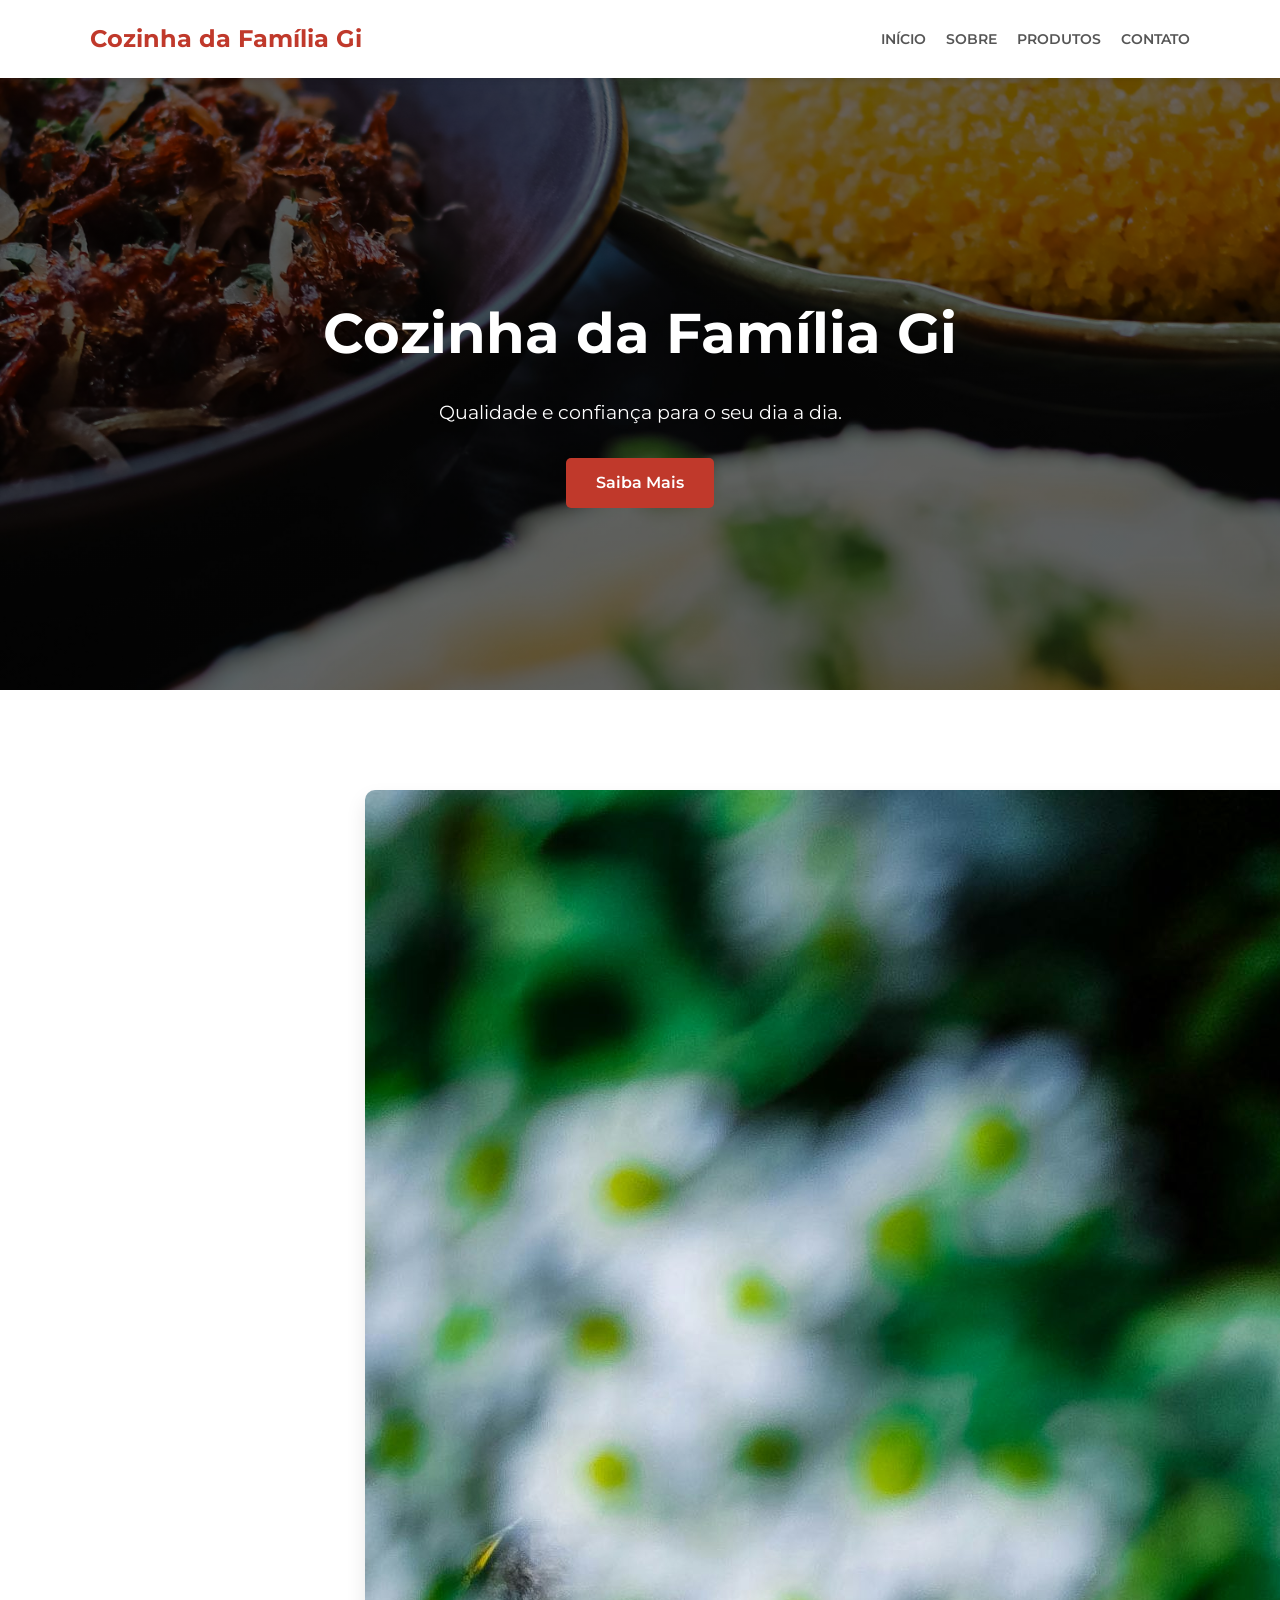
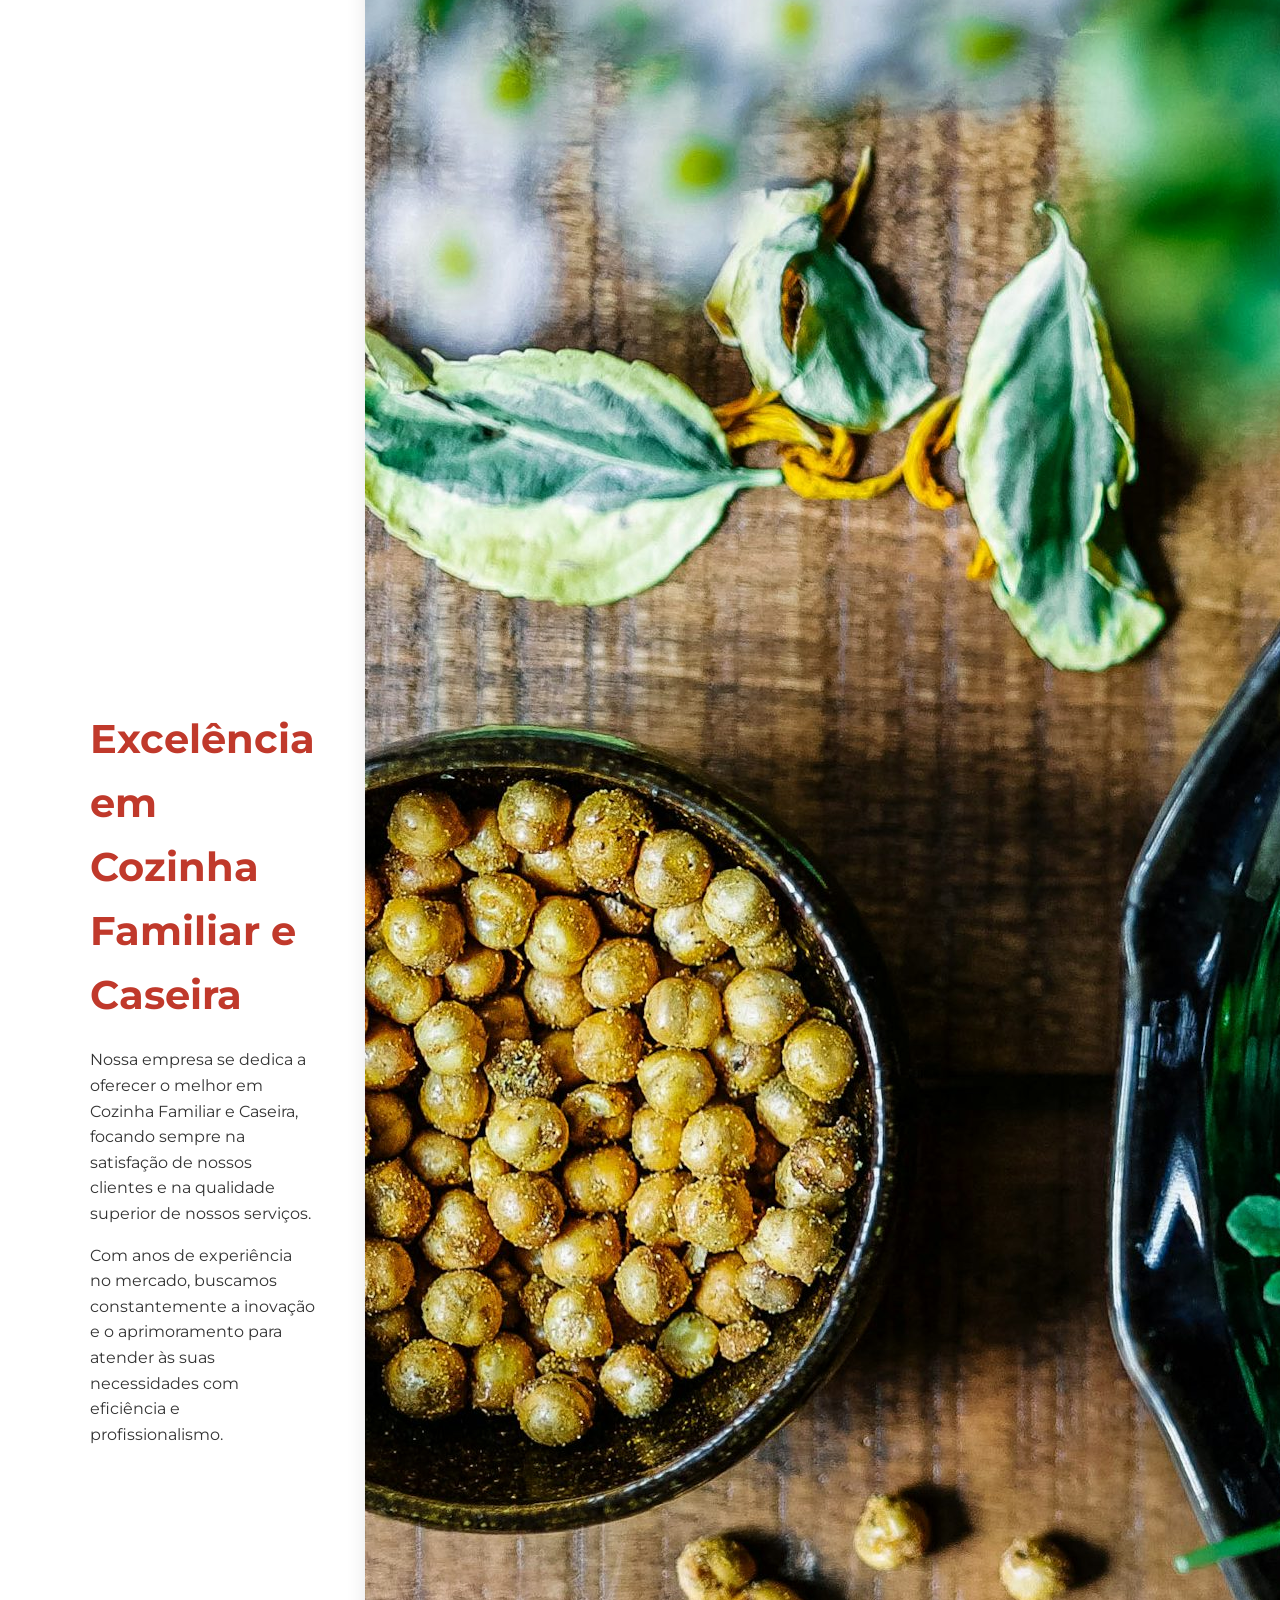
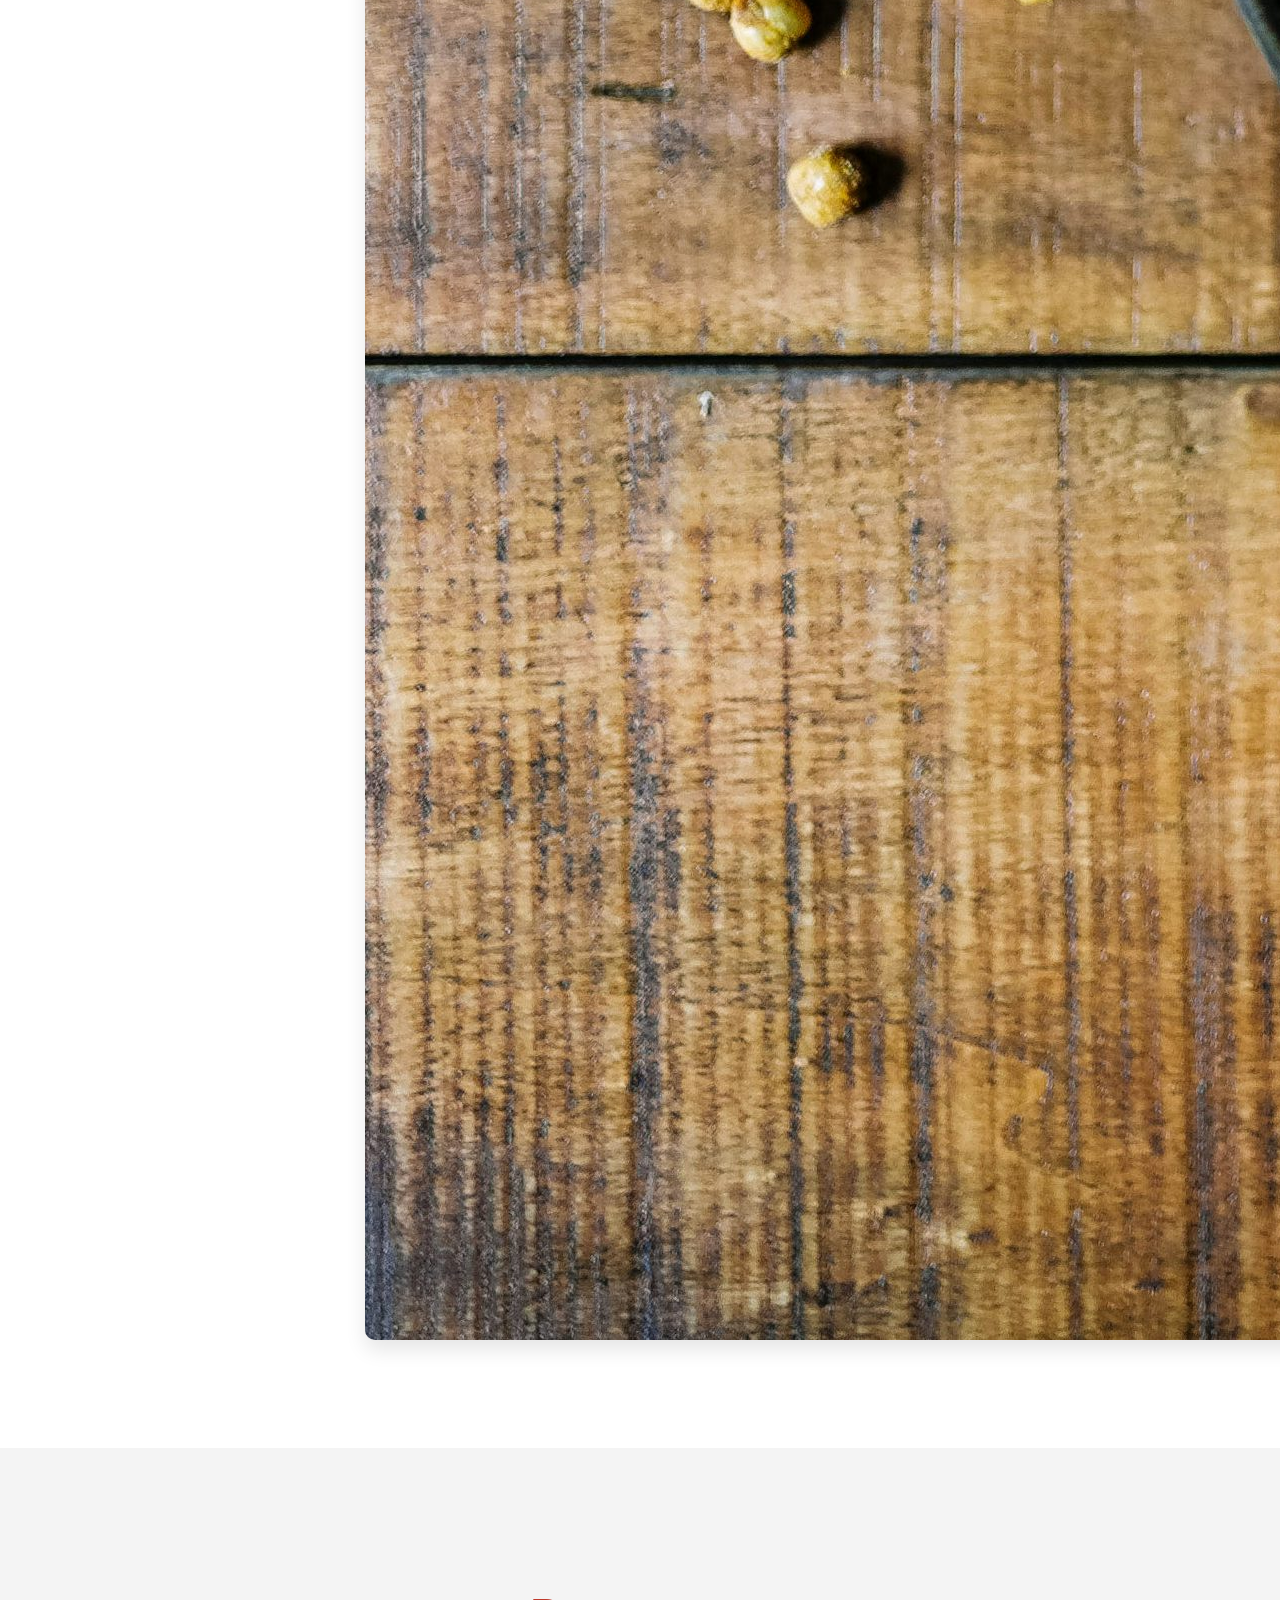
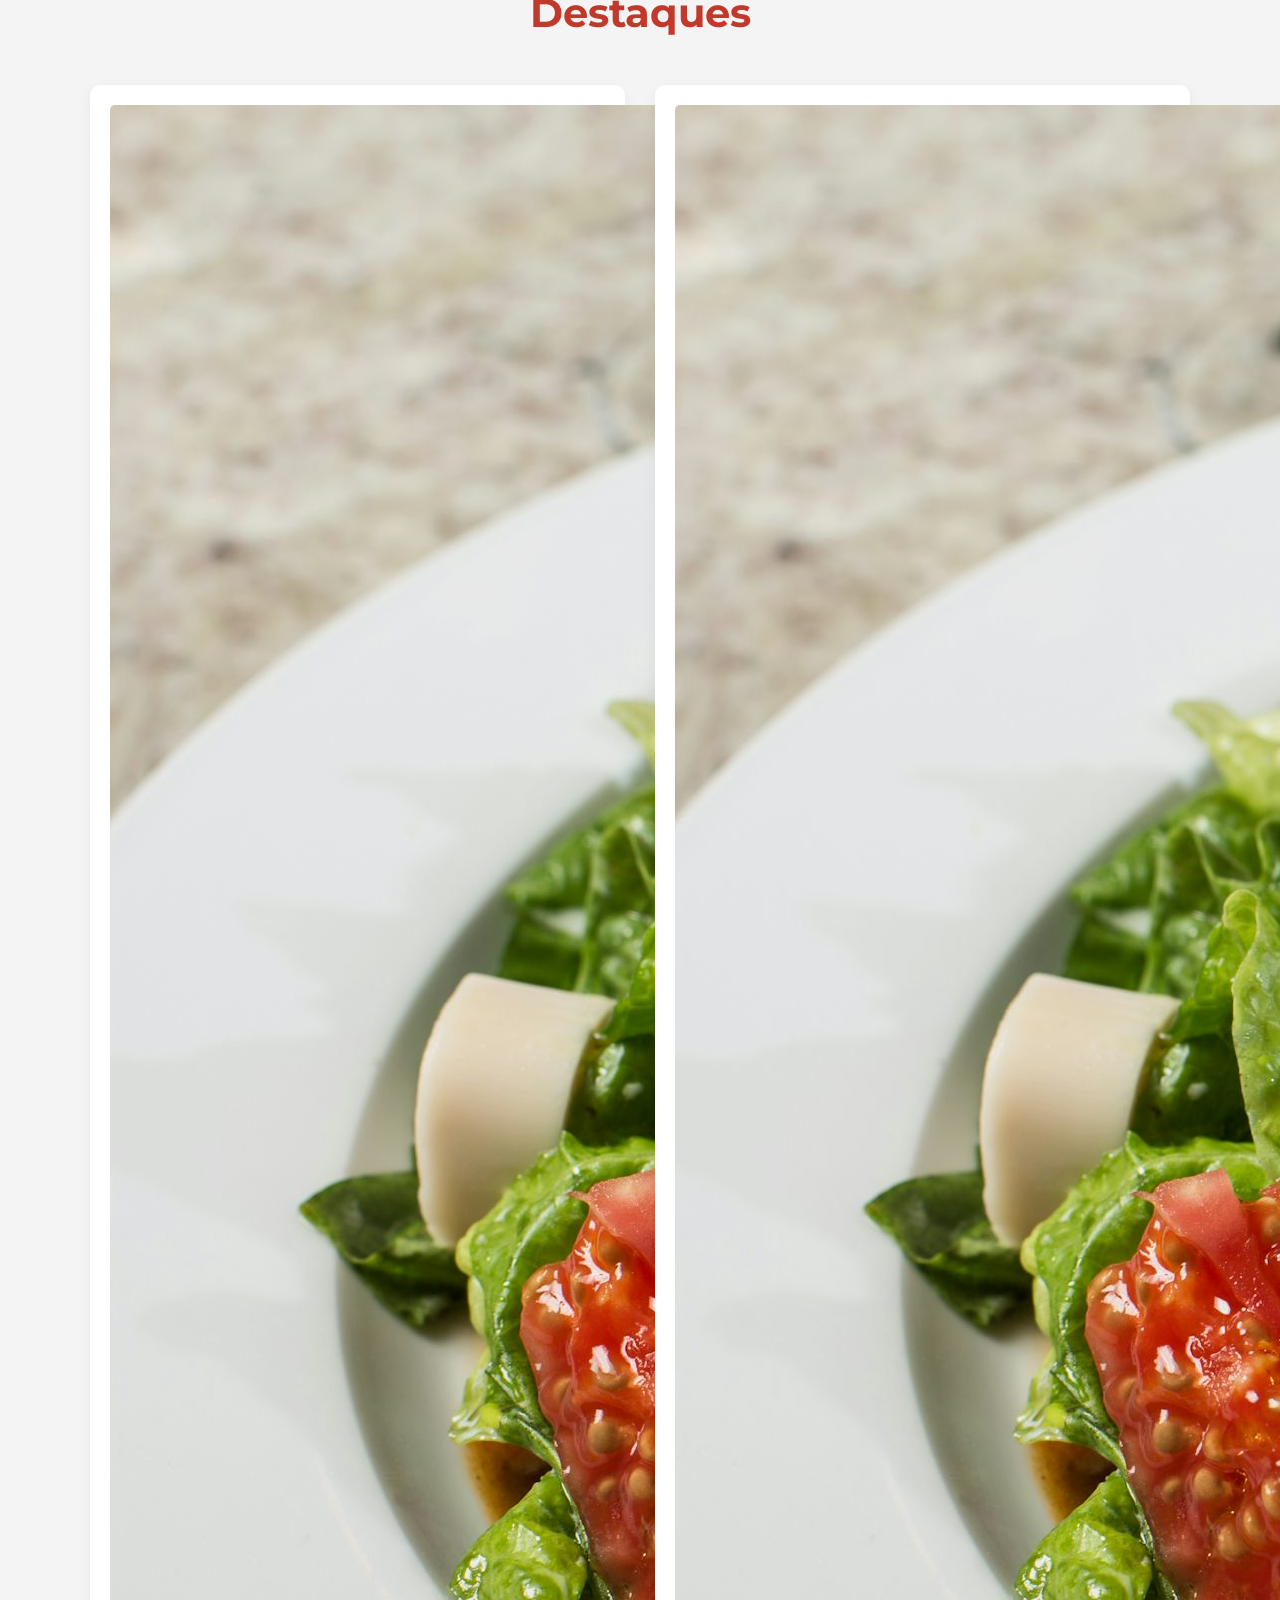
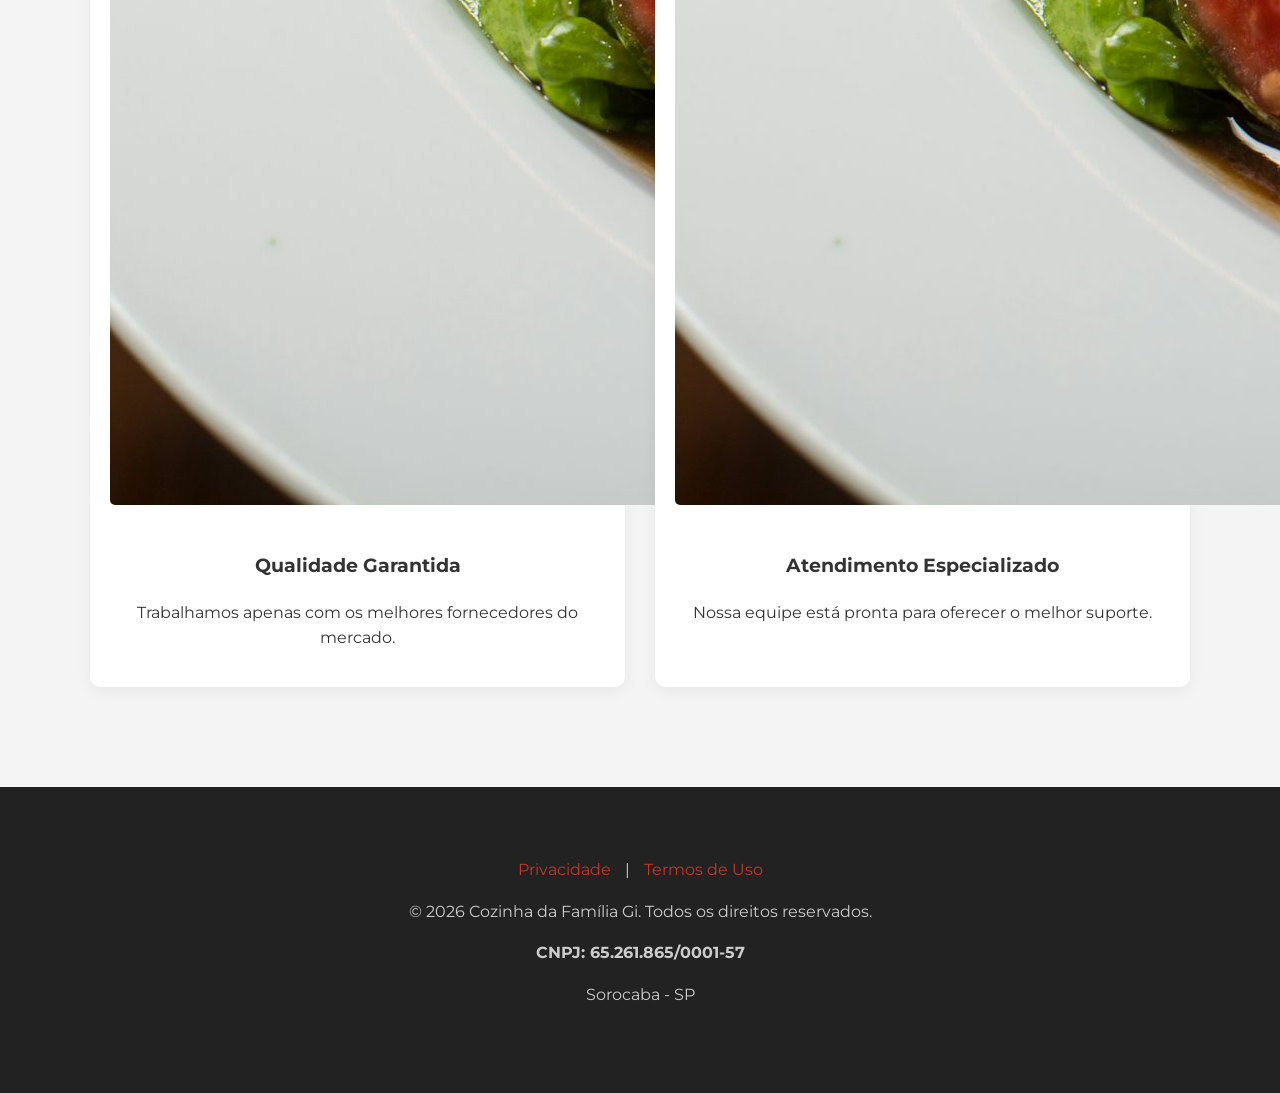
<file: index.html>
<!DOCTYPE html>
<html lang="pt-br">
<head>
    <meta charset="UTF-8">
    <meta name="viewport" content="width=device-width, initial-scale=1.0">
    <title>Cozinha da Família Gi - Cozinha Familiar e Caseira</title>
    <link rel="stylesheet" href="css/style.css">
    <link href="https://fonts.googleapis.com/css2?family=Montserrat:wght@300;400;600;700&display=swap" rel="stylesheet">
</head>
<body>
    <header>
        <nav>
            <div class="container">
                <a href="https://google.com" class="logo">Cozinha da Família Gi</a>
                <ul class="nav-links">
                    <li><a href="https://google.com">Início</a></li>
                    <li><a href="https://google.com">Sobre</a></li>
                    <li><a href="https://google.com">Produtos</a></li>
                    <li><a href="https://google.com">Contato</a></li>
                </ul>
            </div>
        </nav>
    </header>

    <section class="hero">
        <div class="container">
            <h1>Cozinha da Família Gi</h1>
            <p>Qualidade e confiança para o seu dia a dia.</p>
            <a href="https://google.com" class="btn">Saiba Mais</a>
        </div>
    </section>

    <section class="about">
        <div class="container">
            <div class="about-content">
                <div class="about-text">
                    <h2>Excelência em Cozinha Familiar e Caseira</h2>
                    <p>Nossa empresa se dedica a oferecer o melhor em Cozinha Familiar e Caseira, focando sempre na satisfação de nossos clientes e na qualidade superior de nossos serviços.</p>
                    <p>Com anos de experiência no mercado, buscamos constantemente a inovação e o aprimoramento para atender às suas necessidades com eficiência e profissionalismo.</p>
                </div>
                <div class="about-image">
                    <img src="images/about.jpg" alt="Sobre Nós" class="clickable-image">
                </div>
            </div>
        </div>
    </section>

    <section class="specialties">
        <div class="container">
            <h2>Destaques</h2>
            <div class="grid">
                <div class="card">
                    <img src="images/dish1.jpg" alt="Destaque 1" class="clickable-image">
                    <h3>Qualidade Garantida</h3>
                    <p>Trabalhamos apenas com os melhores fornecedores do mercado.</p>
                </div>
                <div class="card">
                    <img src="images/dish2.jpg" alt="Destaque 2" class="clickable-image">
                    <h3>Atendimento Especializado</h3>
                    <p>Nossa equipe está pronta para oferecer o melhor suporte.</p>
                </div>
            </div>
        </div>
    </section>

    <footer>
        <div class="container">
            <div class="footer-links">
                <a href="privacy.html">Privacidade</a> | <a href="terms.html">Termos de Uso</a>
            </div>
            <p>&copy; 2026 Cozinha da Família Gi. Todos os direitos reservados.</p>
            <p><strong>CNPJ: 65.261.865/0001-57</strong></p>
            <p>Sorocaba - SP</p>
        </div>
    </footer>
    <script src="js/script.js"></script>
</body>
</html>
</file>
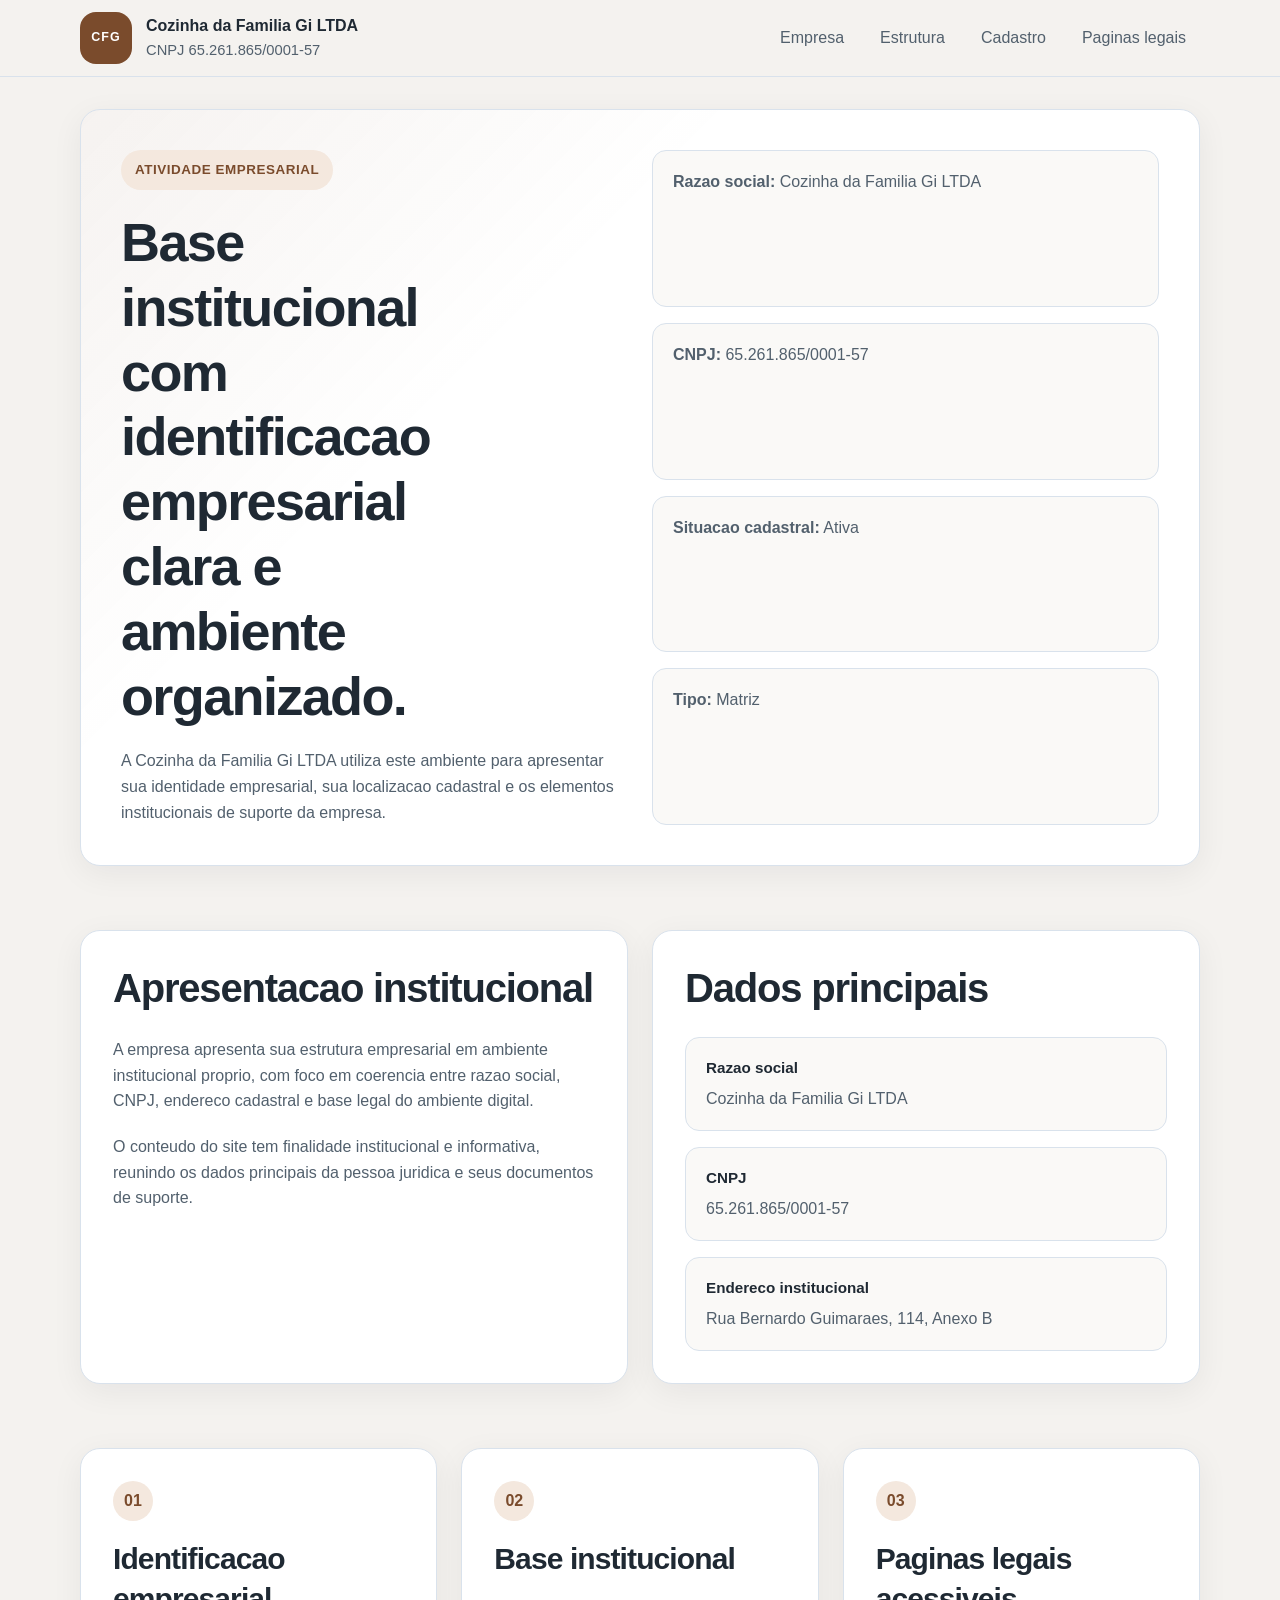
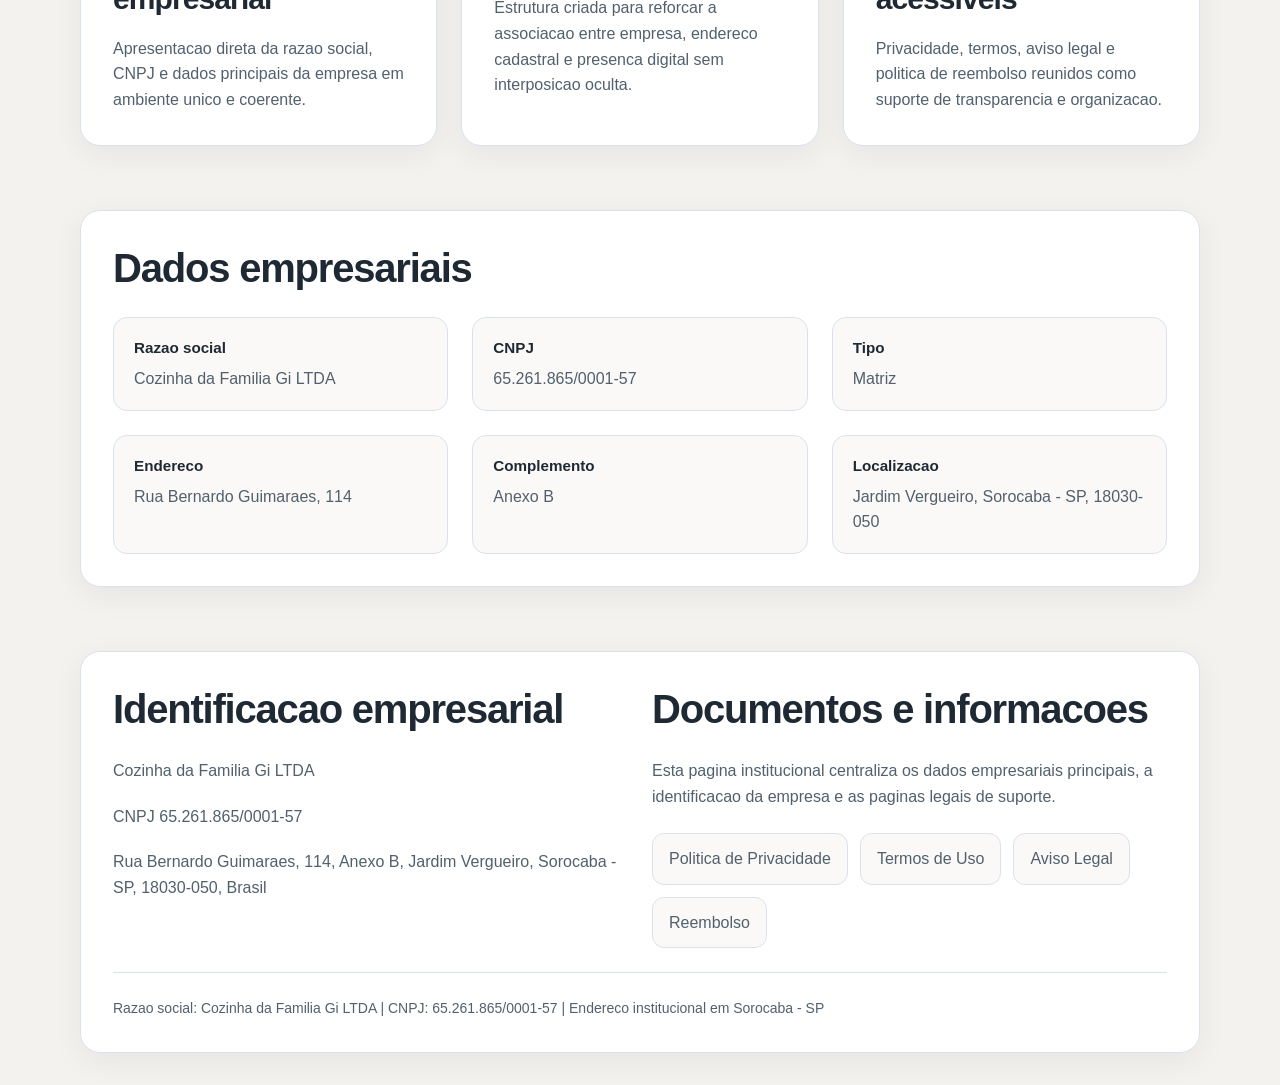
<file: pre_hu/index.html>
<!DOCTYPE html>
<html lang="pt-BR">
<head>
  <meta charset="UTF-8">
  <meta name="viewport" content="width=device-width, initial-scale=1.0">
  <title>Cozinha da Familia Gi LTDA</title>
  <meta name="description" content="Pagina institucional da Cozinha da Familia Gi LTDA com identificacao empresarial, dados cadastrais e paginas legais acessiveis.">
  <style>
    :root { --bg:#f4f2ef; --surface:#fff; --soft:#faf9f7; --ink:#1f2933; --muted:#52606d; --line:#d9e2ec; --accent:#7a4b2c; --accent-soft:#f4e8de; --max:1120px; --r1:20px; --r2:14px; --shadow:0 8px 32px rgba(15,23,42,.06); }
    *{box-sizing:border-box;-webkit-font-smoothing:antialiased;-moz-osx-font-smoothing:grayscale}
    body{margin:0;font-family:Inter,"Segoe UI",Arial,sans-serif;background:var(--bg);color:var(--ink);line-height:1.6}
    a{text-decoration:none;color:inherit}
    .wrap{width:min(calc(100% - 32px),var(--max));margin:0 auto}
    .site-header{position:sticky;top:0;z-index:30;background:rgba(244,242,239,.96);border-bottom:1px solid var(--line);backdrop-filter:blur(10px)}
    .header-shell{min-height:72px;display:flex;align-items:center;justify-content:space-between;gap:24px;padding:12px 0}
    .brand{display:flex;align-items:center;gap:14px}
    .mark{width:52px;height:52px;border-radius:16px;display:grid;place-items:center;background:var(--accent);color:#fff;font-size:.78rem;font-weight:800;letter-spacing:.08em}
    .brand strong,.brand span{display:block}.brand strong{font-size:1rem}.brand span{font-size:.92rem;color:var(--muted)}
    .nav{display:flex;flex-wrap:wrap;gap:8px}.nav a{min-height:44px;display:inline-flex;align-items:center;padding:12px 14px;border-radius:12px;color:var(--muted)}
    .hero,section,footer{padding:32px 0}.hero-panel,.card,.footer-panel{background:var(--surface);border:1px solid var(--line);border-radius:var(--r1);box-shadow:var(--shadow)}
    .hero-panel{padding:40px;display:grid;gap:32px;background:linear-gradient(135deg,rgba(122,75,44,.07),rgba(255,255,255,0) 35%),var(--surface)}
    .eyebrow{display:inline-flex;align-items:center;min-height:40px;padding:8px 14px;border-radius:999px;background:var(--accent-soft);color:var(--accent);font-size:.84rem;font-weight:700;letter-spacing:.04em;text-transform:uppercase}
    h1,h2,h3{margin:0;color:var(--ink);letter-spacing:-.03em} h1{margin-top:24px;font-size:clamp(32px,6vw,54px);line-height:1.2;font-weight:800;max-width:12ch} h2{font-size:clamp(24px,4vw,40px);line-height:1.25;font-weight:700;margin-bottom:24px} h3{font-size:clamp(22px,2.8vw,30px);line-height:1.35;font-weight:600;margin-bottom:16px}
    p{margin:0;font-size:16px;color:var(--muted)} .stack>*+*{margin-top:20px}
    .hero-grid,.grid-two,.grid-three,.footer-top,.fiscal-grid{display:grid;gap:24px}.hero-grid,.grid-two,.footer-top{grid-template-columns:repeat(2,minmax(0,1fr))}.grid-three,.fiscal-grid{grid-template-columns:repeat(3,minmax(0,1fr))}
    .hero-list,.detail-list{display:grid;gap:16px;list-style:none;padding:0;margin:0}.hero-list li,.detail,.fiscal-item{background:var(--soft);border:1px solid var(--line);border-radius:var(--r2);padding:18px 20px;color:var(--muted)}
    .card,.footer-panel{padding:32px}.idx{width:40px;height:40px;border-radius:50%;display:inline-grid;place-items:center;margin-bottom:18px;background:var(--accent-soft);color:var(--accent);font-weight:700}
    .detail strong,.fiscal-item strong{display:block;margin-bottom:6px;color:var(--ink);font-size:.95rem}
    .legal-links{display:flex;flex-wrap:wrap;gap:12px;margin-top:24px}.legal-links a{min-height:44px;display:inline-flex;align-items:center;justify-content:center;padding:12px 16px;border-radius:12px;border:1px solid var(--line);background:var(--soft);color:var(--muted)}
    .footer-note{margin-top:24px;padding-top:24px;border-top:1px solid var(--line);font-size:14px;color:var(--muted)}
    @media (max-width:1024px){.hero-grid,.grid-two,.grid-three,.footer-top,.fiscal-grid{grid-template-columns:1fr}}
    @media (max-width:640px){.wrap{width:min(calc(100% - 20px),var(--max))}.header-shell{flex-direction:column;align-items:flex-start}.nav{width:100%}.nav a{flex:1 1 calc(50% - 8px);justify-content:center}.hero-panel,.card,.footer-panel{padding:24px 20px}h1{max-width:none}}
  </style>
</head>
<body>
  <header class="site-header"><div class="wrap header-shell"><div class="brand"><div class="mark">CFG</div><div><strong>Cozinha da Familia Gi LTDA</strong><span>CNPJ 65.261.865/0001-57</span></div></div><nav class="nav" aria-label="Navegacao principal"><a href="#empresa">Empresa</a><a href="#estrutura">Estrutura</a><a href="#cadastro">Cadastro</a><a href="#legal">Paginas legais</a></nav></div></header>
  <main>
    <section class="hero"><div class="wrap"><div class="hero-panel"><div class="hero-grid"><div class="stack"><span class="eyebrow">Atividade empresarial</span><h1>Base institucional com identificacao empresarial clara e ambiente organizado.</h1><p>A Cozinha da Familia Gi LTDA utiliza este ambiente para apresentar sua identidade empresarial, sua localizacao cadastral e os elementos institucionais de suporte da empresa.</p></div><ul class="hero-list"><li><strong>Razao social:</strong> Cozinha da Familia Gi LTDA</li><li><strong>CNPJ:</strong> 65.261.865/0001-57</li><li><strong>Situacao cadastral:</strong> Ativa</li><li><strong>Tipo:</strong> Matriz</li></ul></div></div></div></section>
    <section id="empresa"><div class="wrap"><div class="grid-two"><article class="card stack"><h2>Apresentacao institucional</h2><p>A empresa apresenta sua estrutura empresarial em ambiente institucional proprio, com foco em coerencia entre razao social, CNPJ, endereco cadastral e base legal do ambiente digital.</p><p>O conteudo do site tem finalidade institucional e informativa, reunindo os dados principais da pessoa juridica e seus documentos de suporte.</p></article><article class="card"><h2>Dados principais</h2><div class="detail-list"><div class="detail"><strong>Razao social</strong>Cozinha da Familia Gi LTDA</div><div class="detail"><strong>CNPJ</strong>65.261.865/0001-57</div><div class="detail"><strong>Endereco institucional</strong>Rua Bernardo Guimaraes, 114, Anexo B</div></div></article></div></div></section>
    <section id="estrutura"><div class="wrap"><div class="grid-three"><article class="card"><div class="idx">01</div><h3>Identificacao empresarial</h3><p>Apresentacao direta da razao social, CNPJ e dados principais da empresa em ambiente unico e coerente.</p></article><article class="card"><div class="idx">02</div><h3>Base institucional</h3><p>Estrutura criada para reforcar a associacao entre empresa, endereco cadastral e presenca digital sem interposicao oculta.</p></article><article class="card"><div class="idx">03</div><h3>Paginas legais acessiveis</h3><p>Privacidade, termos, aviso legal e politica de reembolso reunidos como suporte de transparencia e organizacao.</p></article></div></div></section>
    <section id="cadastro"><div class="wrap"><article class="card"><h2>Dados empresariais</h2><div class="fiscal-grid"><div class="fiscal-item"><strong>Razao social</strong>Cozinha da Familia Gi LTDA</div><div class="fiscal-item"><strong>CNPJ</strong>65.261.865/0001-57</div><div class="fiscal-item"><strong>Tipo</strong>Matriz</div><div class="fiscal-item"><strong>Endereco</strong>Rua Bernardo Guimaraes, 114</div><div class="fiscal-item"><strong>Complemento</strong>Anexo B</div><div class="fiscal-item"><strong>Localizacao</strong>Jardim Vergueiro, Sorocaba - SP, 18030-050</div></div></article></div></section>
  </main>
  <footer id="legal"><div class="wrap"><div class="footer-panel"><div class="footer-top"><div class="stack"><h2>Identificacao empresarial</h2><p>Cozinha da Familia Gi LTDA</p><p>CNPJ 65.261.865/0001-57</p><p>Rua Bernardo Guimaraes, 114, Anexo B, Jardim Vergueiro, Sorocaba - SP, 18030-050, Brasil</p></div><div class="stack"><h2>Documentos e informacoes</h2><p>Esta pagina institucional centraliza os dados empresariais principais, a identificacao da empresa e as paginas legais de suporte.</p><div class="legal-links"><a href="privacy.html">Politica de Privacidade</a><a href="terms.html">Termos de Uso</a><a href="disclaimer.html">Aviso Legal</a><a href="refund.html">Reembolso</a></div></div></div><div class="footer-note">Razao social: Cozinha da Familia Gi LTDA | CNPJ: 65.261.865/0001-57 | Endereco institucional em Sorocaba - SP</div></div></div></footer>
</body>
</html>
</file>
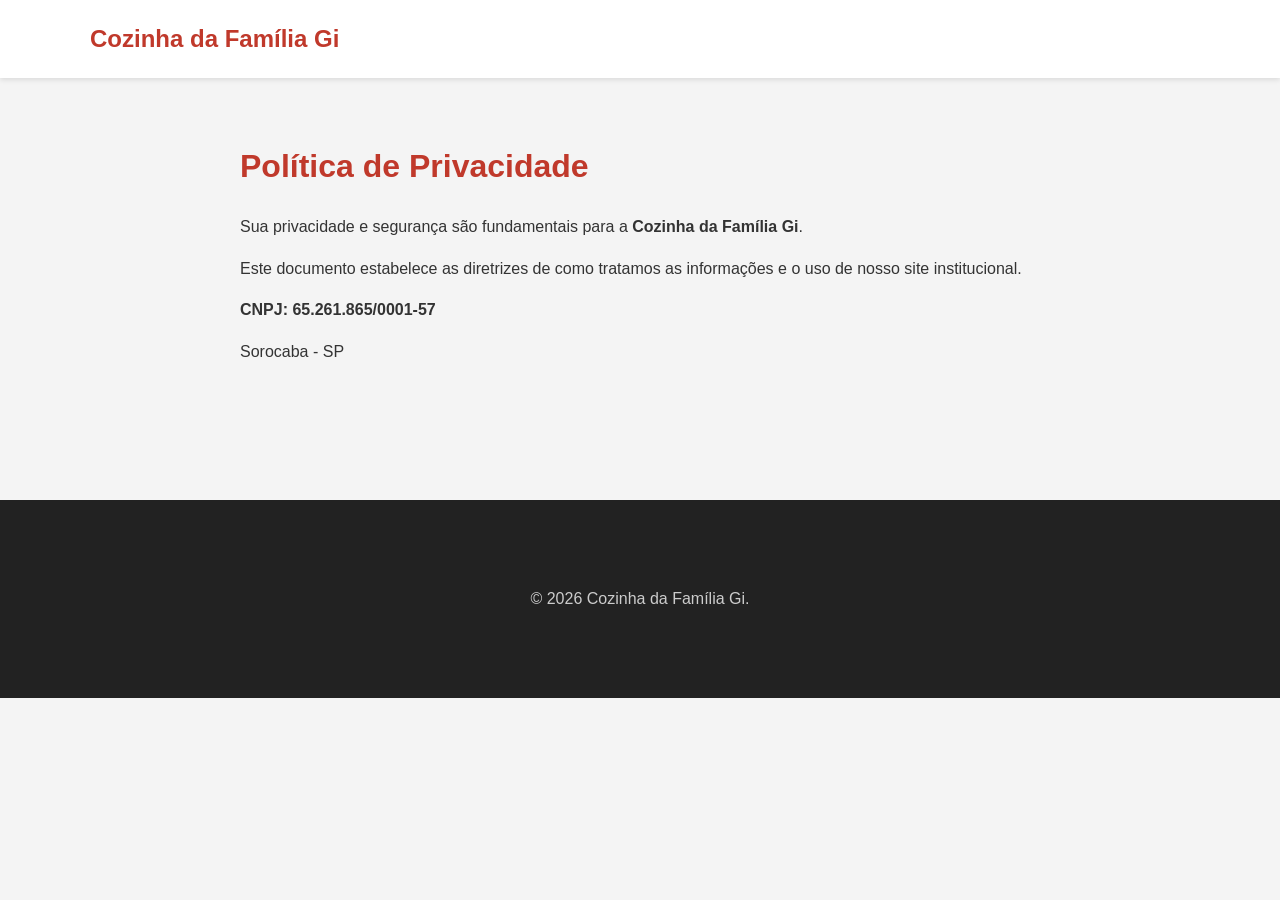
<file: privacy.html>
<!DOCTYPE html>
<html lang="pt-br">
<head>
    <meta charset="UTF-8">
    <meta name="viewport" content="width=device-width, initial-scale=1.0">
    <title>Política de Privacidade - Cozinha da Família Gi</title>
    <link rel="stylesheet" href="css/style.css">
    <style>.legal { padding: 120px 0; max-width: 800px; margin: 0 auto; } h1 { color: #c0392b; }</style>
</head>
<body>
    <header><nav><div class="container"><a href="index.html" class="logo">Cozinha da Família Gi</a></div></nav></header>
    <div class="container legal">
        <h1>Política de Privacidade</h1>
        <p>Sua privacidade e segurança são fundamentais para a <strong>Cozinha da Família Gi</strong>.</p>
        <p>Este documento estabelece as diretrizes de como tratamos as informações e o uso de nosso site institucional.</p>
        <p><strong>CNPJ: 65.261.865/0001-57</strong></p>
        <p>Sorocaba - SP</p>
    </div>
    <footer><div class="container"><p>&copy; 2026 Cozinha da Família Gi.</p></div></footer>
</body>
</html>
</file>
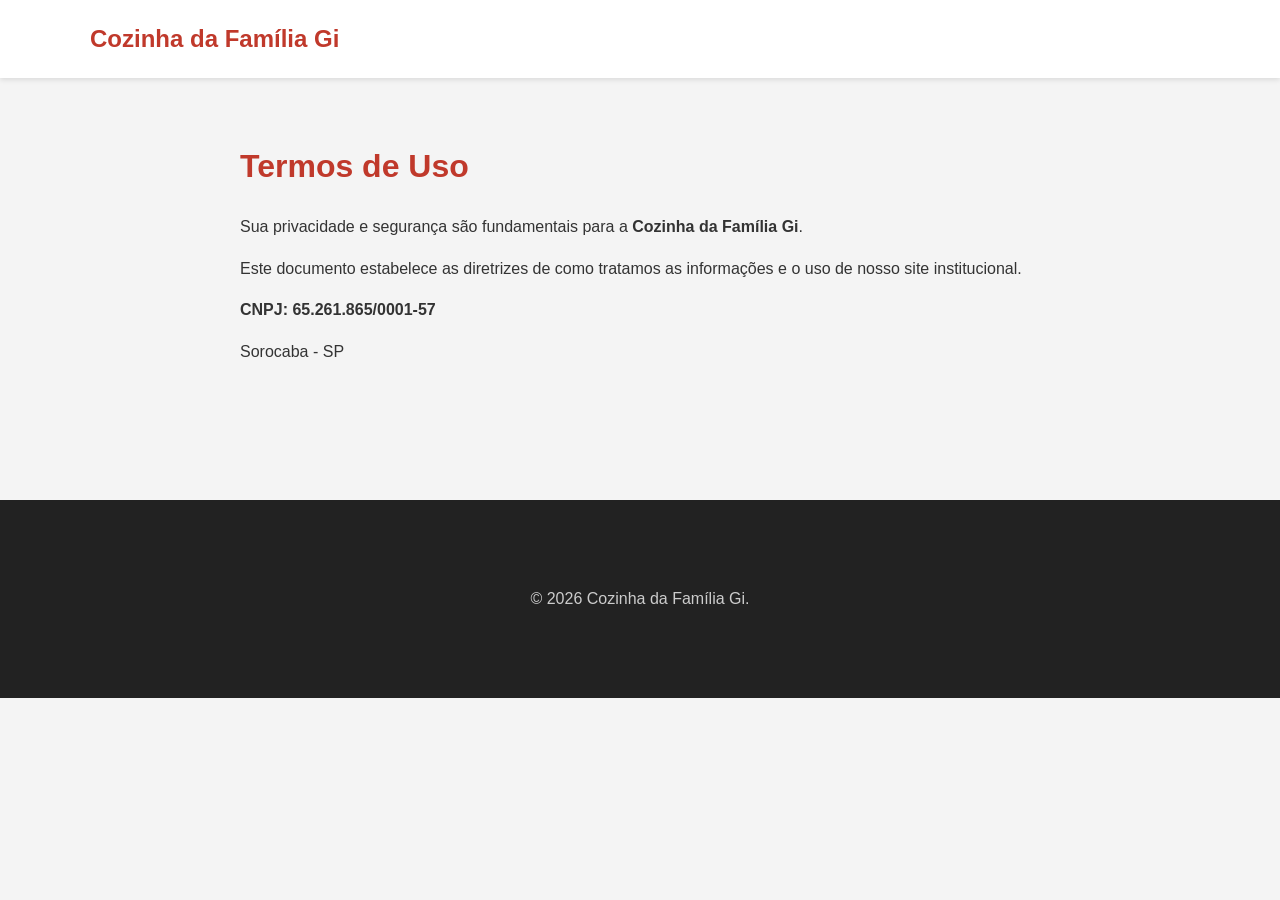
<file: terms.html>
<!DOCTYPE html>
<html lang="pt-br">
<head>
    <meta charset="UTF-8">
    <meta name="viewport" content="width=device-width, initial-scale=1.0">
    <title>Termos de Uso - Cozinha da Família Gi</title>
    <link rel="stylesheet" href="css/style.css">
    <style>.legal { padding: 120px 0; max-width: 800px; margin: 0 auto; } h1 { color: #c0392b; }</style>
</head>
<body>
    <header><nav><div class="container"><a href="index.html" class="logo">Cozinha da Família Gi</a></div></nav></header>
    <div class="container legal">
        <h1>Termos de Uso</h1>
        <p>Sua privacidade e segurança são fundamentais para a <strong>Cozinha da Família Gi</strong>.</p>
        <p>Este documento estabelece as diretrizes de como tratamos as informações e o uso de nosso site institucional.</p>
        <p><strong>CNPJ: 65.261.865/0001-57</strong></p>
        <p>Sorocaba - SP</p>
    </div>
    <footer><div class="container"><p>&copy; 2026 Cozinha da Família Gi.</p></div></footer>
</body>
</html>
</file>
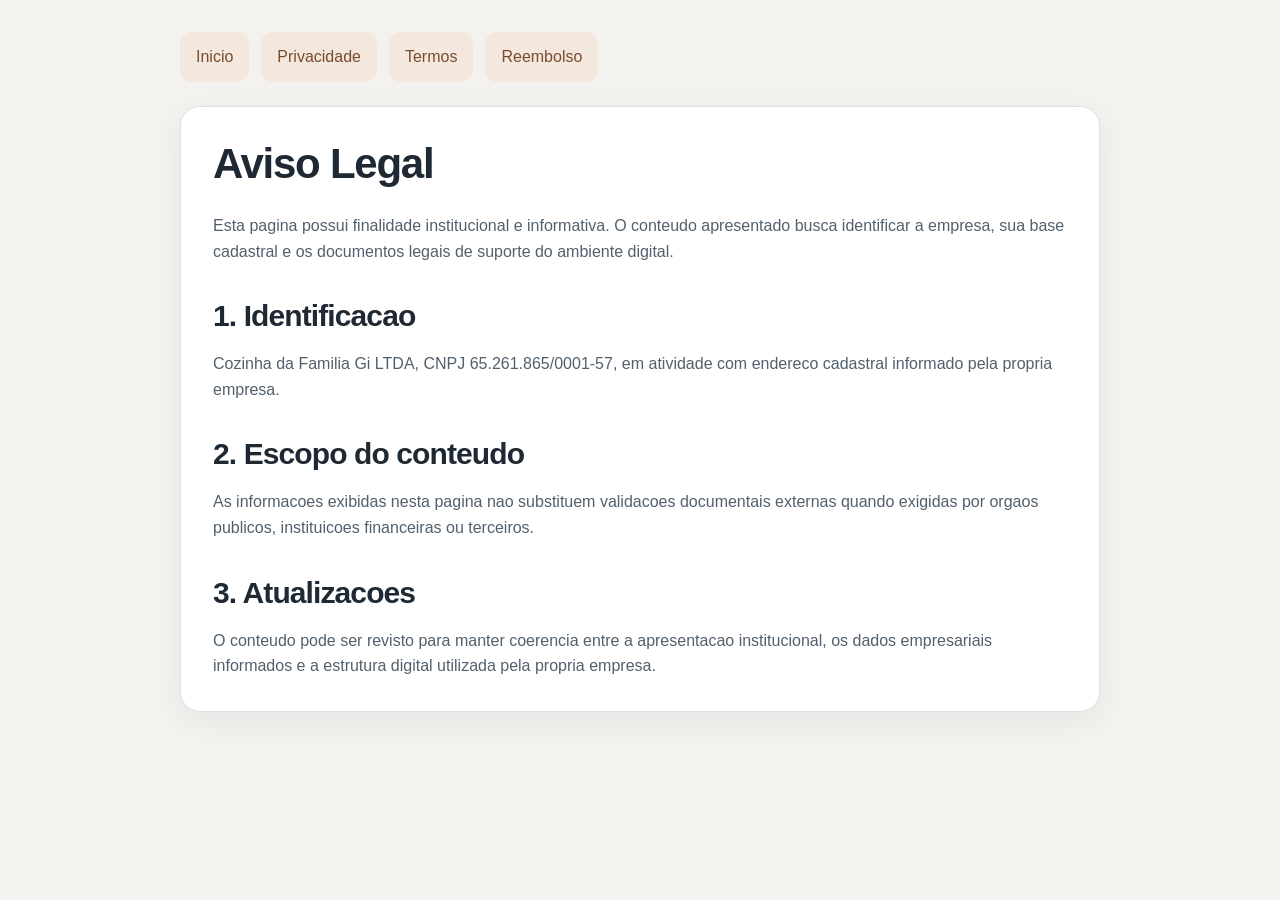
<file: pre_hu/disclaimer.html>
<!DOCTYPE html><html lang="pt-BR"><head><meta charset="UTF-8"><meta name="viewport" content="width=device-width, initial-scale=1.0"><title>Aviso Legal | Cozinha da Familia Gi LTDA</title><style>:root{--bg:#f4f2ef;--surface:#fff;--ink:#1f2933;--muted:#52606d;--line:#d9e2ec;--accent:#7a4b2c;--shadow:0 8px 32px rgba(15,23,42,.06)}*{box-sizing:border-box;-webkit-font-smoothing:antialiased;-moz-osx-font-smoothing:grayscale}body{margin:0;font-family:Inter,"Segoe UI",Arial,sans-serif;background:var(--bg);color:var(--ink);line-height:1.6}a{color:var(--accent);text-decoration:none}.wrap{width:min(calc(100% - 32px),920px);margin:0 auto;padding:32px 0 56px}.nav{display:flex;flex-wrap:wrap;gap:12px;margin-bottom:24px}.nav a{min-height:44px;display:inline-flex;align-items:center;padding:12px 16px;border-radius:12px;background:#f4e8de}.card{padding:32px;border-radius:20px;border:1px solid var(--line);background:var(--surface);box-shadow:var(--shadow)}h1{margin:0 0 24px;font-size:clamp(32px,6vw,42px);line-height:1.2;font-weight:800;letter-spacing:-.03em}h2{margin:32px 0 16px;font-size:clamp(24px,4vw,30px);line-height:1.3;font-weight:700;letter-spacing:-.03em}p{margin:0;color:var(--muted);font-size:16px}p+p{margin-top:16px}@media (max-width:640px){.wrap{width:min(calc(100% - 20px),920px)}.card{padding:24px 20px}}</style></head><body><div class="wrap"><nav class="nav" aria-label="Links internos"><a href="index.html">Inicio</a><a href="privacy.html">Privacidade</a><a href="terms.html">Termos</a><a href="refund.html">Reembolso</a></nav><article class="card"><h1>Aviso Legal</h1><p>Esta pagina possui finalidade institucional e informativa. O conteudo apresentado busca identificar a empresa, sua base cadastral e os documentos legais de suporte do ambiente digital.</p><h2>1. Identificacao</h2><p>Cozinha da Familia Gi LTDA, CNPJ 65.261.865/0001-57, em atividade com endereco cadastral informado pela propria empresa.</p><h2>2. Escopo do conteudo</h2><p>As informacoes exibidas nesta pagina nao substituem validacoes documentais externas quando exigidas por orgaos publicos, instituicoes financeiras ou terceiros.</p><h2>3. Atualizacoes</h2><p>O conteudo pode ser revisto para manter coerencia entre a apresentacao institucional, os dados empresariais informados e a estrutura digital utilizada pela propria empresa.</p></article></div></body></html>
</file>
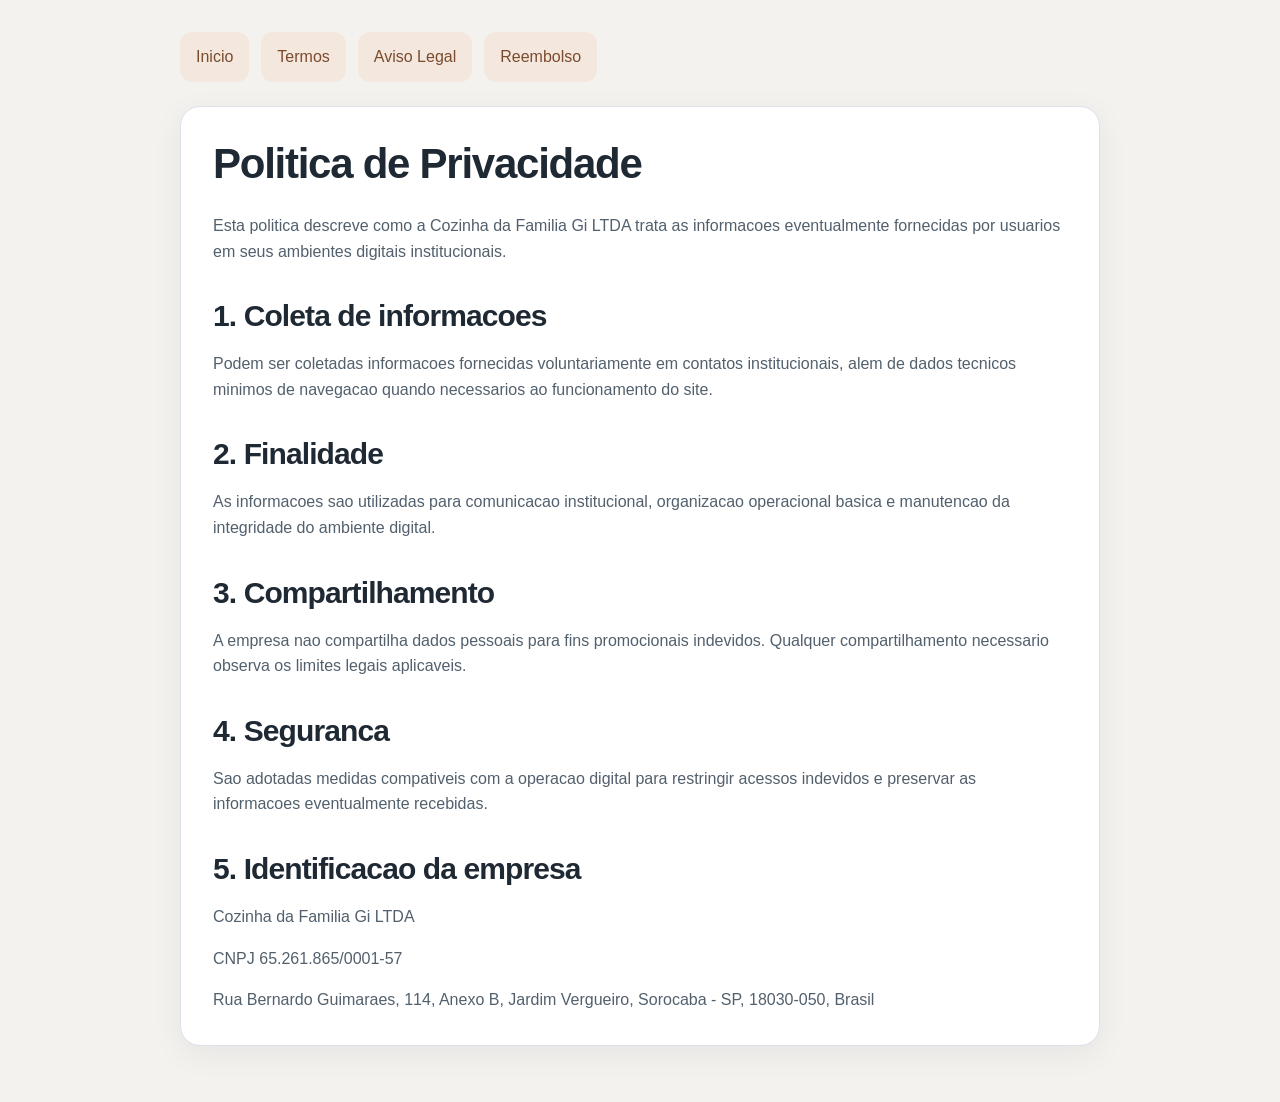
<file: pre_hu/privacy.html>
<!DOCTYPE html><html lang="pt-BR"><head><meta charset="UTF-8"><meta name="viewport" content="width=device-width, initial-scale=1.0"><title>Politica de Privacidade | Cozinha da Familia Gi LTDA</title><style>:root{--bg:#f4f2ef;--surface:#fff;--ink:#1f2933;--muted:#52606d;--line:#d9e2ec;--accent:#7a4b2c;--shadow:0 8px 32px rgba(15,23,42,.06)}*{box-sizing:border-box;-webkit-font-smoothing:antialiased;-moz-osx-font-smoothing:grayscale}body{margin:0;font-family:Inter,"Segoe UI",Arial,sans-serif;background:var(--bg);color:var(--ink);line-height:1.6}a{color:var(--accent);text-decoration:none}.wrap{width:min(calc(100% - 32px),920px);margin:0 auto;padding:32px 0 56px}.nav{display:flex;flex-wrap:wrap;gap:12px;margin-bottom:24px}.nav a{min-height:44px;display:inline-flex;align-items:center;padding:12px 16px;border-radius:12px;background:#f4e8de}.card{padding:32px;border-radius:20px;border:1px solid var(--line);background:var(--surface);box-shadow:var(--shadow)}h1{margin:0 0 24px;font-size:clamp(32px,6vw,42px);line-height:1.2;font-weight:800;letter-spacing:-.03em}h2{margin:32px 0 16px;font-size:clamp(24px,4vw,30px);line-height:1.3;font-weight:700;letter-spacing:-.03em}p{margin:0;color:var(--muted);font-size:16px}p+p{margin-top:16px}@media (max-width:640px){.wrap{width:min(calc(100% - 20px),920px)}.card{padding:24px 20px}}</style></head><body><div class="wrap"><nav class="nav" aria-label="Links internos"><a href="index.html">Inicio</a><a href="terms.html">Termos</a><a href="disclaimer.html">Aviso Legal</a><a href="refund.html">Reembolso</a></nav><article class="card"><h1>Politica de Privacidade</h1><p>Esta politica descreve como a Cozinha da Familia Gi LTDA trata as informacoes eventualmente fornecidas por usuarios em seus ambientes digitais institucionais.</p><h2>1. Coleta de informacoes</h2><p>Podem ser coletadas informacoes fornecidas voluntariamente em contatos institucionais, alem de dados tecnicos minimos de navegacao quando necessarios ao funcionamento do site.</p><h2>2. Finalidade</h2><p>As informacoes sao utilizadas para comunicacao institucional, organizacao operacional basica e manutencao da integridade do ambiente digital.</p><h2>3. Compartilhamento</h2><p>A empresa nao compartilha dados pessoais para fins promocionais indevidos. Qualquer compartilhamento necessario observa os limites legais aplicaveis.</p><h2>4. Seguranca</h2><p>Sao adotadas medidas compativeis com a operacao digital para restringir acessos indevidos e preservar as informacoes eventualmente recebidas.</p><h2>5. Identificacao da empresa</h2><p>Cozinha da Familia Gi LTDA</p><p>CNPJ 65.261.865/0001-57</p><p>Rua Bernardo Guimaraes, 114, Anexo B, Jardim Vergueiro, Sorocaba - SP, 18030-050, Brasil</p></article></div></body></html>
</file>
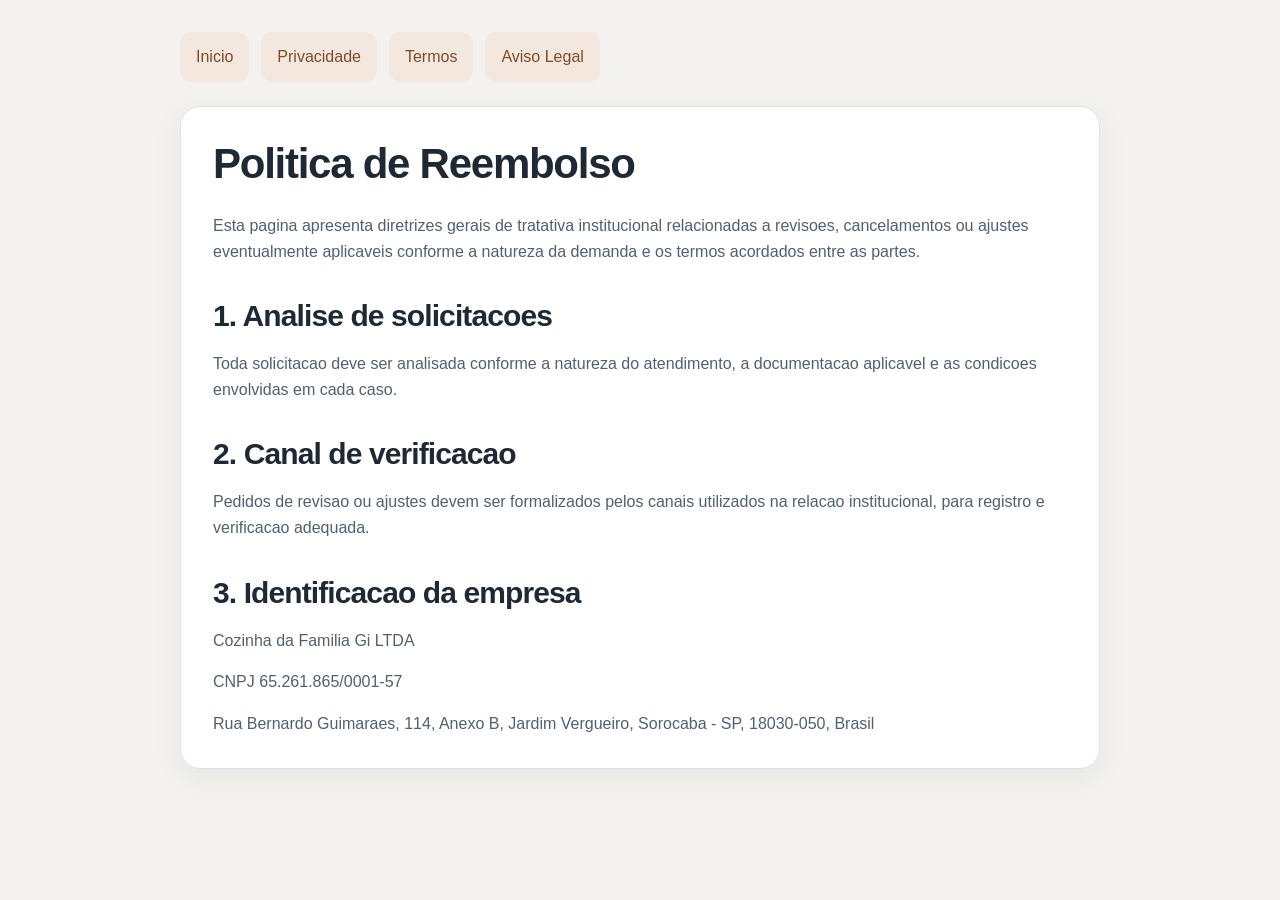
<file: pre_hu/refund.html>
<!DOCTYPE html><html lang="pt-BR"><head><meta charset="UTF-8"><meta name="viewport" content="width=device-width, initial-scale=1.0"><title>Politica de Reembolso | Cozinha da Familia Gi LTDA</title><style>:root{--bg:#f4f2ef;--surface:#fff;--ink:#1f2933;--muted:#52606d;--line:#d9e2ec;--accent:#7a4b2c;--shadow:0 8px 32px rgba(15,23,42,.06)}*{box-sizing:border-box;-webkit-font-smoothing:antialiased;-moz-osx-font-smoothing:grayscale}body{margin:0;font-family:Inter,"Segoe UI",Arial,sans-serif;background:var(--bg);color:var(--ink);line-height:1.6}a{color:var(--accent);text-decoration:none}.wrap{width:min(calc(100% - 32px),920px);margin:0 auto;padding:32px 0 56px}.nav{display:flex;flex-wrap:wrap;gap:12px;margin-bottom:24px}.nav a{min-height:44px;display:inline-flex;align-items:center;padding:12px 16px;border-radius:12px;background:#f4e8de}.card{padding:32px;border-radius:20px;border:1px solid var(--line);background:var(--surface);box-shadow:var(--shadow)}h1{margin:0 0 24px;font-size:clamp(32px,6vw,42px);line-height:1.2;font-weight:800;letter-spacing:-.03em}h2{margin:32px 0 16px;font-size:clamp(24px,4vw,30px);line-height:1.3;font-weight:700;letter-spacing:-.03em}p{margin:0;color:var(--muted);font-size:16px}p+p{margin-top:16px}@media (max-width:640px){.wrap{width:min(calc(100% - 20px),920px)}.card{padding:24px 20px}}</style></head><body><div class="wrap"><nav class="nav" aria-label="Links internos"><a href="index.html">Inicio</a><a href="privacy.html">Privacidade</a><a href="terms.html">Termos</a><a href="disclaimer.html">Aviso Legal</a></nav><article class="card"><h1>Politica de Reembolso</h1><p>Esta pagina apresenta diretrizes gerais de tratativa institucional relacionadas a revisoes, cancelamentos ou ajustes eventualmente aplicaveis conforme a natureza da demanda e os termos acordados entre as partes.</p><h2>1. Analise de solicitacoes</h2><p>Toda solicitacao deve ser analisada conforme a natureza do atendimento, a documentacao aplicavel e as condicoes envolvidas em cada caso.</p><h2>2. Canal de verificacao</h2><p>Pedidos de revisao ou ajustes devem ser formalizados pelos canais utilizados na relacao institucional, para registro e verificacao adequada.</p><h2>3. Identificacao da empresa</h2><p>Cozinha da Familia Gi LTDA</p><p>CNPJ 65.261.865/0001-57</p><p>Rua Bernardo Guimaraes, 114, Anexo B, Jardim Vergueiro, Sorocaba - SP, 18030-050, Brasil</p></article></div></body></html>
</file>
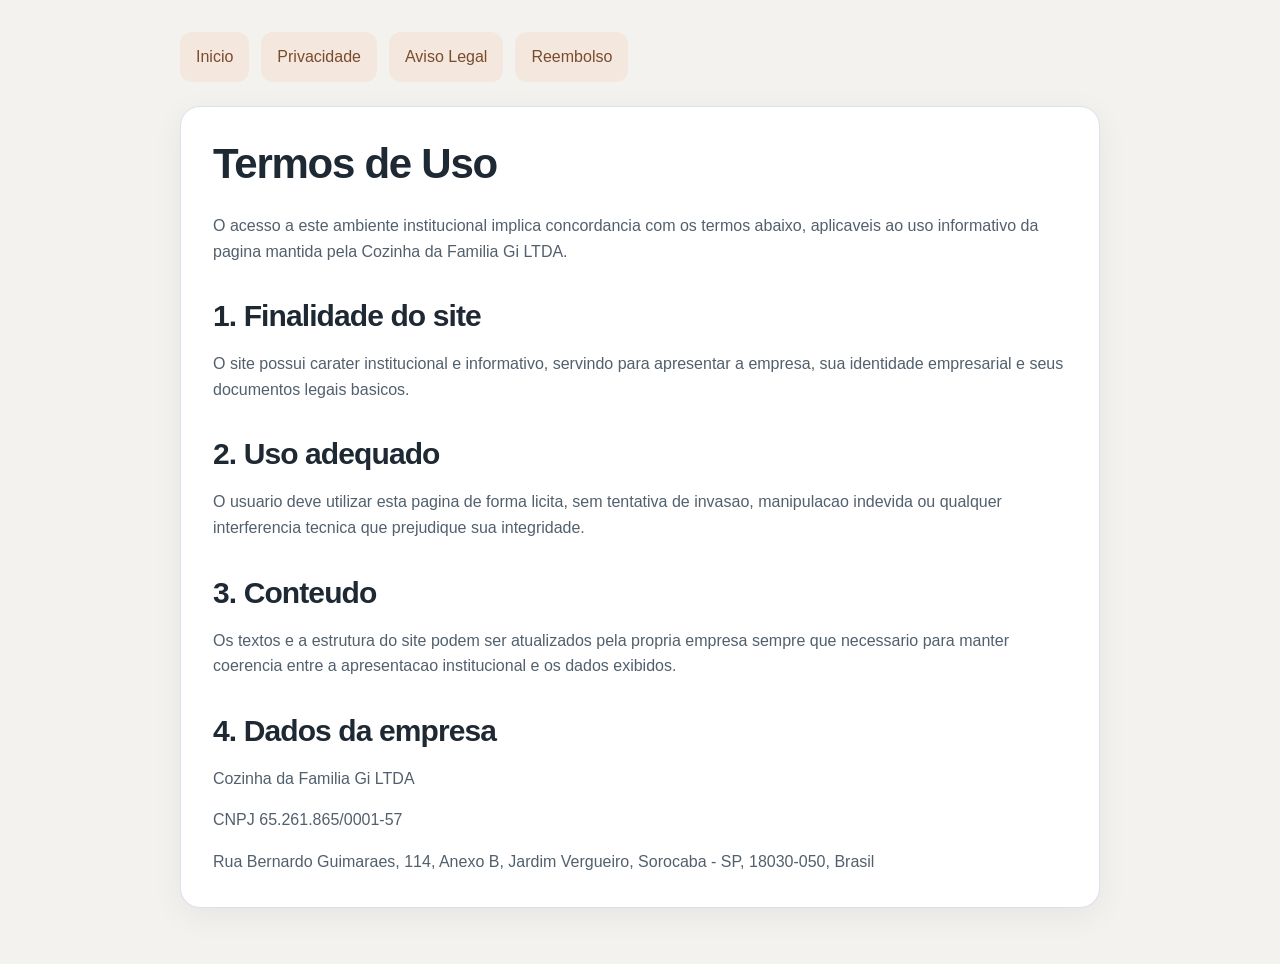
<file: pre_hu/terms.html>
<!DOCTYPE html><html lang="pt-BR"><head><meta charset="UTF-8"><meta name="viewport" content="width=device-width, initial-scale=1.0"><title>Termos de Uso | Cozinha da Familia Gi LTDA</title><style>:root{--bg:#f4f2ef;--surface:#fff;--ink:#1f2933;--muted:#52606d;--line:#d9e2ec;--accent:#7a4b2c;--shadow:0 8px 32px rgba(15,23,42,.06)}*{box-sizing:border-box;-webkit-font-smoothing:antialiased;-moz-osx-font-smoothing:grayscale}body{margin:0;font-family:Inter,"Segoe UI",Arial,sans-serif;background:var(--bg);color:var(--ink);line-height:1.6}a{color:var(--accent);text-decoration:none}.wrap{width:min(calc(100% - 32px),920px);margin:0 auto;padding:32px 0 56px}.nav{display:flex;flex-wrap:wrap;gap:12px;margin-bottom:24px}.nav a{min-height:44px;display:inline-flex;align-items:center;padding:12px 16px;border-radius:12px;background:#f4e8de}.card{padding:32px;border-radius:20px;border:1px solid var(--line);background:var(--surface);box-shadow:var(--shadow)}h1{margin:0 0 24px;font-size:clamp(32px,6vw,42px);line-height:1.2;font-weight:800;letter-spacing:-.03em}h2{margin:32px 0 16px;font-size:clamp(24px,4vw,30px);line-height:1.3;font-weight:700;letter-spacing:-.03em}p{margin:0;color:var(--muted);font-size:16px}p+p{margin-top:16px}@media (max-width:640px){.wrap{width:min(calc(100% - 20px),920px)}.card{padding:24px 20px}}</style></head><body><div class="wrap"><nav class="nav" aria-label="Links internos"><a href="index.html">Inicio</a><a href="privacy.html">Privacidade</a><a href="disclaimer.html">Aviso Legal</a><a href="refund.html">Reembolso</a></nav><article class="card"><h1>Termos de Uso</h1><p>O acesso a este ambiente institucional implica concordancia com os termos abaixo, aplicaveis ao uso informativo da pagina mantida pela Cozinha da Familia Gi LTDA.</p><h2>1. Finalidade do site</h2><p>O site possui carater institucional e informativo, servindo para apresentar a empresa, sua identidade empresarial e seus documentos legais basicos.</p><h2>2. Uso adequado</h2><p>O usuario deve utilizar esta pagina de forma licita, sem tentativa de invasao, manipulacao indevida ou qualquer interferencia tecnica que prejudique sua integridade.</p><h2>3. Conteudo</h2><p>Os textos e a estrutura do site podem ser atualizados pela propria empresa sempre que necessario para manter coerencia entre a apresentacao institucional e os dados exibidos.</p><h2>4. Dados da empresa</h2><p>Cozinha da Familia Gi LTDA</p><p>CNPJ 65.261.865/0001-57</p><p>Rua Bernardo Guimaraes, 114, Anexo B, Jardim Vergueiro, Sorocaba - SP, 18030-050, Brasil</p></article></div></body></html>
</file>
<file: css/style.css>
body { font-family: 'Montserrat', sans-serif; margin: 0; padding: 0; color: #333; line-height: 1.6; background-color: #f4f4f4; }
.container { width: 90%; max-width: 1100px; margin: 0 auto; padding: 20px 0; }
header { background: #fff; box-shadow: 0 2px 5px rgba(0,0,0,0.1); position: fixed; width: 100%; top: 0; z-index: 1000; }
header .container { display: flex; justify-content: space-between; align-items: center; }
.logo { font-size: 1.5em; font-weight: 700; color: #c0392b; text-decoration: none; }
.nav-links { list-style: none; display: flex; margin: 0; padding: 0; }
.nav-links li { margin-left: 20px; }
.nav-links a { text-decoration: none; color: #555; font-weight: 600; font-size: 0.9em; text-transform: uppercase; }
.hero { background: linear-gradient(rgba(0,0,0,0.6), rgba(0,0,0,0.6)), url('../images/hero.jpg') no-repeat center center/cover; height: 70vh; display: flex; align-items: center; justify-content: center; text-align: center; color: #fff; margin-top: 60px; }
.hero h1 { font-size: 3.5em; margin-bottom: 10px; }
.hero p { font-size: 1.2em; margin-bottom: 30px; }
.btn { background: #c0392b; color: #fff; padding: 12px 30px; text-decoration: none; border-radius: 5px; font-weight: 600; display: inline-block; }
.about { padding: 80px 0; background: #fff; }
.about-content { display: flex; align-items: center; gap: 50px; }
.about-text { flex: 1; }
.about-text h2 { color: #c0392b; font-size: 2.5em; margin-bottom: 20px; }
.about-image { flex: 1; }
.about-image img { border-radius: 10px; box-shadow: 0 10px 20px rgba(0,0,0,0.1); }
.specialties { padding: 80px 0; text-align: center; }
.specialties h2 { font-size: 2.5em; margin-bottom: 40px; color: #c0392b; }
.grid { display: grid; grid-template-columns: repeat(auto-fit, minmax(300px, 1fr)); gap: 30px; }
.card { background: #fff; padding: 20px; border-radius: 10px; box-shadow: 0 5px 15px rgba(0,0,0,0.05); }
.card img { border-radius: 5px; margin-bottom: 20px; }
footer { background: #222; color: #ccc; text-align: center; padding: 50px 0; }
.footer-links a { color: #c0392b; text-decoration: none; margin: 0 10px; }
.clickable-image { cursor: pointer; }
@media (max-width: 768px) { .about-content { flex-direction: column; } .hero h1 { font-size: 2.5em; } .nav-links { display: none; } }
</file>
